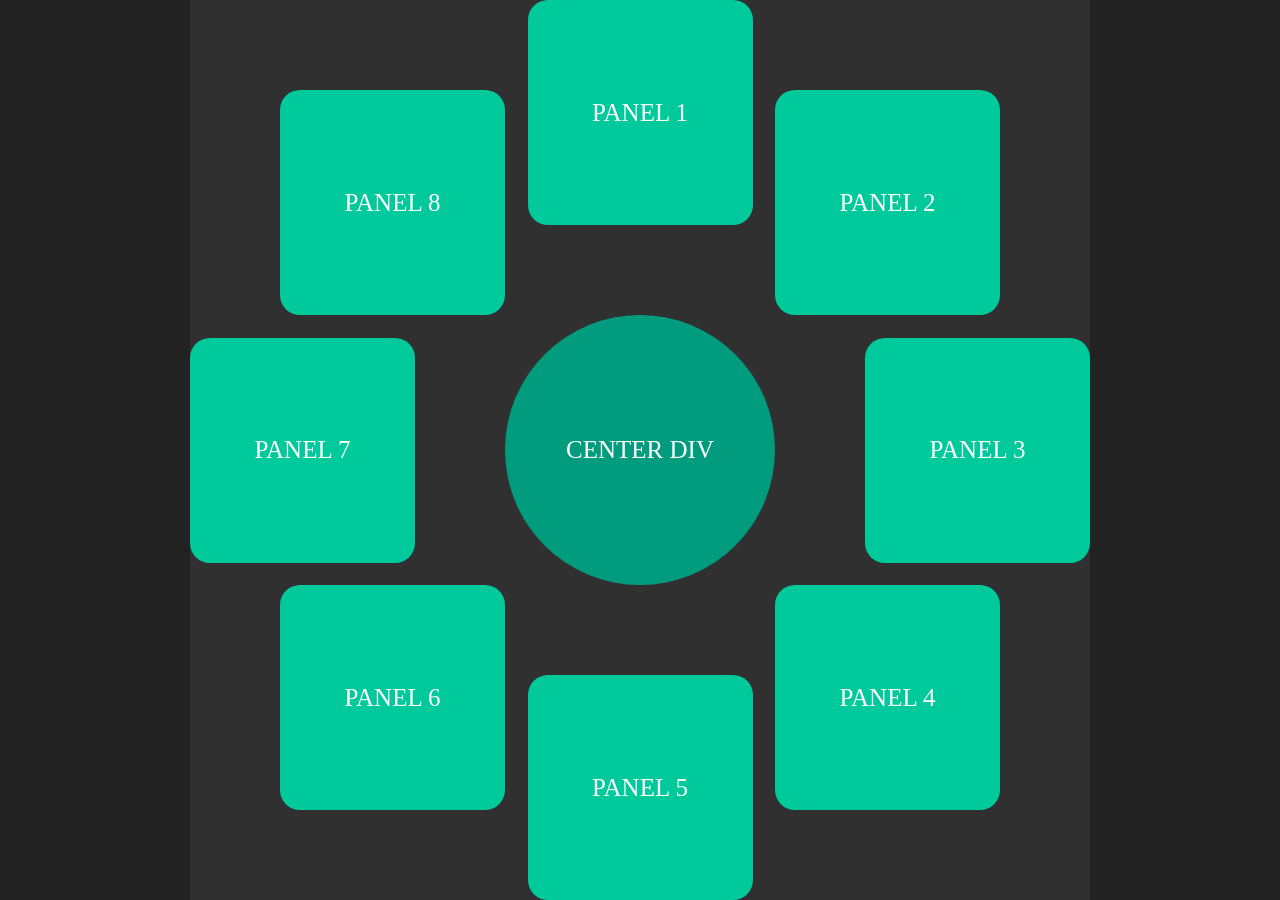
<file: day1/index.html>
<!DOCTYPE html>
<html lang="en">
<head>
    <meta charset="UTF-8">
    <meta name="viewport" content="width=device-width, initial-scale=1.0">
    <title>Document</title>
    <link rel="stylesheet" href="./style.css">
</head>
<body>
    <div class="ss1">

    <div class="ss2">PANEL 1</div>
    <div class="ss3">PANEL 2</div>
    <div class="ss4">PANEL 3</div>
    <div class="ss5">PANEL 4</div>
    <div class="ss6">PANEL 5</div>
    <div class="ss7">PANEL 6</div>
    <div class="ss8">PANEL 7</div>
    <div class="ss9">PANEL 8</div>

    <div class="box">CENTER DIV</div>

</div>
</body>
</html>
</file>
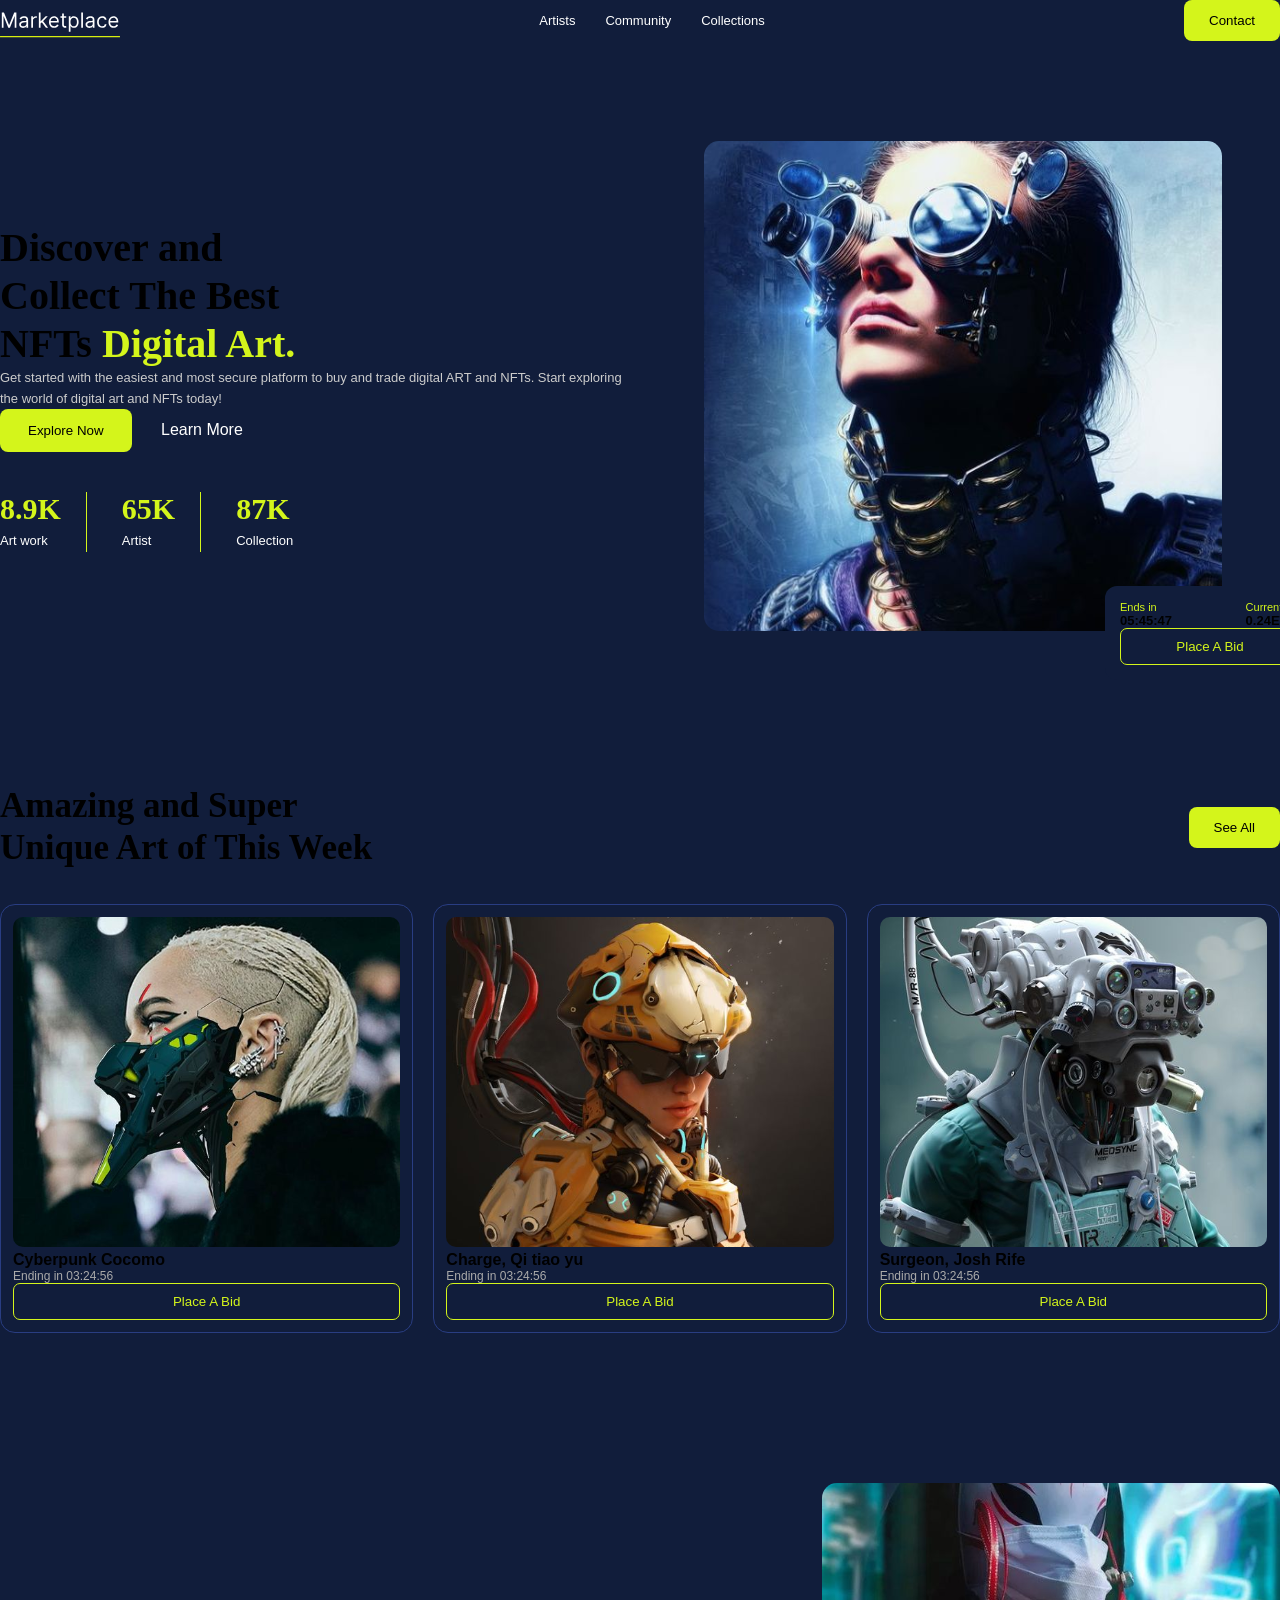
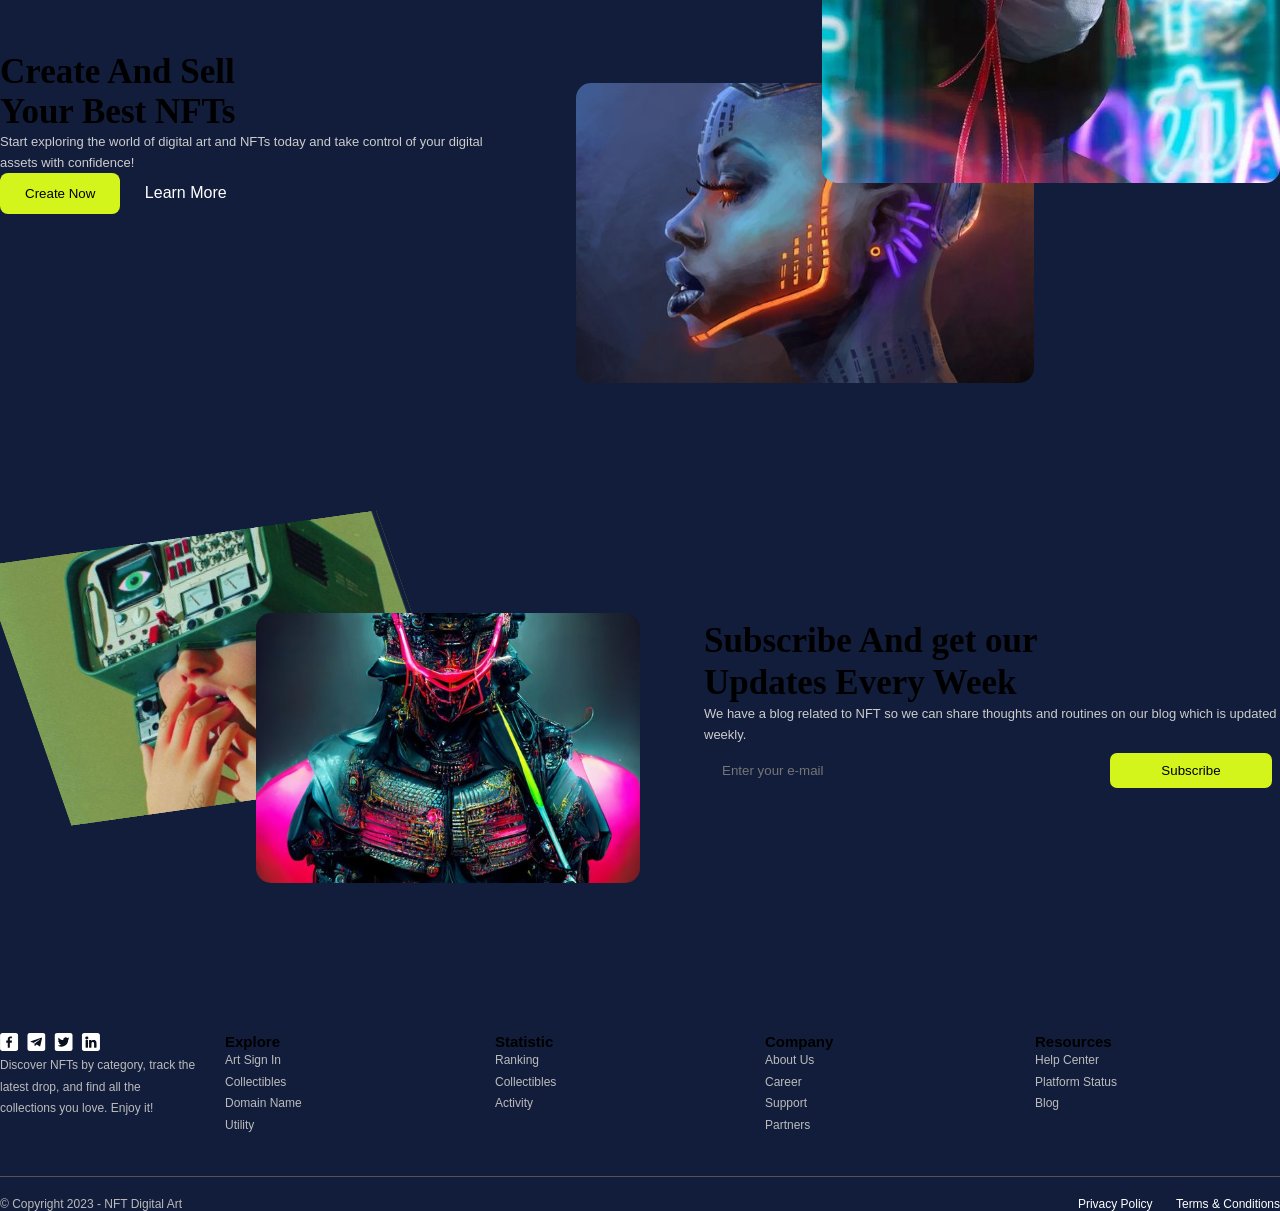
<file: day1/home work/index.html>
<!DOCTYPE html>
<html lang="en">
<head>
    <meta charset="UTF-8">
    <meta name="viewport" content="width=device-width, initial-scale=1.0">
    <title>Document</title>
    <link rel="stylesheet" href="./style.css">
</head>
<body>
    <header class="ss2">
    <img src="./logo.svg" class="ss3" alt="Logo">

    <nav class="ss4">
        <a href="#">Artists</a>
        <a href="#">Community</a>
        <a href="#">Collections</a>
    </nav>

    <button class="ss5">Contact</button>
</header>

<section class="ss6">

    <div class="ss7">
        <h1>
            Discover and<br>
            Collect The Best<br>
            NFTs <span>Digital Art.</span>
        </h1>

        <p>
            Get started with the easiest and most secure platform
            to buy and trade digital ART and NFTs. Start exploring
            the world of digital art and NFTs today!
        </p>

        <button class="ss8">Explore Now</button>
        <a href="#" class="ss9">Learn More</a>

        <div class="ss10">
            <div>
                <h2>8.9K</h2>
                <p>Art work</p>
            </div>
            <div>
                <h2>65K</h2>
                <p>Artist</p>
            </div>
            <div>
                <h2>87K</h2>
                <p>Collection</p>
            </div>
        </div>
    </div>

    <div class="ss11">
        <img src="./s1.svg" alt="NFT Art">

        <div class="ss12">
            <div class="ss30">
                <div>
                    <p>Ends in</p>
                    <h3>05:45:47</h3>
                </div>
                <div>
                    <p>Current bid</p>
                    <h3>0.24ETH</h3>
                </div>
            </div>
            <button>Place A Bid</button>
        </div>
    </div>

</section>

<section class="ss13">

    <div class="ss14">
        <h1>
            <span>Amazing</span> and Super<br>
            Unique Art of This <span>Week</span>
        </h1>
        <button>See All</button>
    </div>

    <div class="ss15">

        <div class="ss16">
            <img src="./s2.svg" alt="NFT 1">
            <h3>Cyberpunk Cocomo</h3>
            <p>Ending in 03:24:56</p>
            <button>Place A Bid</button>
        </div>

        <div class="ss16">
            <img src="./s3.svg" alt="NFT 2">
            <h3>Charge, Qi tiao yu</h3>
            <p>Ending in 03:24:56</p>
            <button>Place A Bid</button>
        </div>

        <div class="ss16">
            <img src="./s4.svg" alt="NFT 3">
            <h3>Surgeon, Josh Rife</h3>
            <p>Ending in 03:24:56</p>
            <button>Place A Bid</button>
        </div>

    </div>
</section>

<section class="ss17">

    <div class="ss18">
        <h1>
            Create And Sell<br>
            Your <span>Best NFTs</span>
        </h1>

        <p>
            Start exploring the world of digital art and NFTs today
            and take control of your digital assets with confidence!
        </p>

        <button>Create Now</button>
        <a href="#">Learn More</a>
    </div>

    <div class="ss19">
        <img src="./s5.svg" class="ss20" alt="NFT Photo">
        <img src="./s6.svg" class="ss21" alt="NFT Photo">
    </div>

</section>

<section class="ss22">

    <div class="ss23">
        <img src="./s7.svg" class="ss24" alt="NFT Photo">
        <img src="./s8.svg" class="ss25" alt="NFT Photo">
    </div>

    <div class="ss26">
        <h1>
            Subscribe And <span>get our</span><br>
            <span>Updates</span> Every Week
        </h1>

        <p>
            We have a blog related to NFT so we can share thoughts
            and routines on our blog which is updated weekly.
        </p>

        <div class="ss27">
            <input type="email" placeholder="Enter your e-mail">
            <button>Subscribe</button>
        </div>
    </div>

</section>

<footer class="ss28">

    <div class="ss29">
        <img src="./s9.svg" alt="Logo">
        <p>
            Discover NFTs by category, track the latest drop,
            and find all the collections you love. Enjoy it!
        </p>
    </div>

    <div>
        <h3>Explore</h3>
        <p>Art Sign In</p>
        <p>Collectibles</p>
        <p>Domain Name</p>
        <p>Utility</p>
    </div>

    <div>
        <h3>Statistic</h3>
        <p>Ranking</p>
        <p>Collectibles</p>
        <p>Activity</p>
    </div>

    <div>
        <h3>Company</h3>
        <p>About Us</p>
        <p>Career</p>
        <p>Support</p>
        <p>Partners</p>
    </div>

    <div>
        <h3>Resources</h3>
        <p>Help Center</p>
        <p>Platform Status</p>
        <p>Blog</p>
    </div>

</footer>

<div class="ss31">
    <p>© Copyright 2023 - NFT Digital Art</p>
    <div>
        <a href="#">Privacy Policy</a>
        <a href="#">Terms & Conditions</a>
    </div>
</div>
</body>
</html>
</file>
<file: day1/style.css>
* {
    margin: 0;
    padding: 0;
    box-sizing: border-box;
}
body {
    background-color: #222;
    display: flex;
    justify-content: center;
    align-items: center;
    min-height: 100vh;
}
.ss1 {
    width: 900px;
    height: 900px;
    background-color: #303030;
    position: relative;
}
.ss2, .ss3, .ss4, .ss5,
.ss6, .ss7, .ss8, .ss9 {
    width: 25%;
    height: 25%;
    background-color: #00c99b;
    border-radius: 20px;
    display: flex;
    justify-content: center;
    align-items: center;
    color: white;
    font-size: 25px;
    position: absolute;
}
.ss2 {
    top: 0;
    left: 37.5%;
}
.ss3 {
    top: 10%;
    right: 10%;
}
.ss4 {
    top: 37.5%;
    right: 0;
}
.ss5 {
    bottom: 10%;
    right: 10%;
}
.ss6 {
    bottom: 0;
    left: 37.5%;
}
.ss7 {
    bottom: 10%;
    left: 10%;
}
.ss8 {
    top: 37.5%;
    left: 0;
}
.ss9 {
    top: 10%;
    left: 10%;
}
.box {
    width: 30%;
    height: 30%;
    background-color: #009c7d;
    border-radius: 50%;
    position: absolute;
    top: 35%;
    left: 35%;
    display: flex;
    justify-content: center;
    align-items: center;
    color: white;
    font-size: 25px;
}
</file>
<file: day1/home work/style.css>
*{
    margin: 0;
    padding: 0;
}
html {
    margin: 0;
    padding: 0;
    width: 100%;
    min-height: 100%;
    overflow-x: hidden;
    overflow-y: auto;
    scroll-behavior: smooth;
    background: white;
}

body {
    margin: 0;
    padding: 0;
    width: 100%;
    min-height: 100vh;
    overflow-x: hidden;
    background: #111d3b;
    font-family: Arial, sans-serif;
}

.ss1 {
    width: 90%;
    max-width: 1250px;
    min-height: 100vh;
    margin: 30px auto;
    padding: 40px 5%;
    box-sizing: border-box;
    background: #1e1e1e;
    color: white;
    overflow: hidden;
}

.ss2 {
    display: flex;
    align-items: center;
    justify-content: space-between;
}

.ss3 {
    width: 120px;
    height: auto;
    object-fit: contain;
}

.ss4 {
    display: flex;
    gap: 30px;
}

.ss4 a {
    color: white;
    text-decoration: none;
    font-size: 13px;
}

.ss5 {
    background: #d4f51b;
    border: none;
    padding: 13px 25px;
    border-radius: 8px;
    cursor: pointer;
}

.ss6 {
    display: flex;
    justify-content: space-between;
    align-items: center;
    gap: 40px;
    margin-top: 100px;
}

.ss7 {
    width: 50%;
}

.ss7 h1 {
    font-family: Georgia, serif;
    font-size: 40px;
    line-height: 1.2;
}

.ss7 span {
    color: #d4f51b;
}

.ss7 p {
    color: #ccc;
    line-height: 1.6;
    font-size: 13px;
}

.ss8 {
    background: #d4f51b;
    border: none;
    padding: 14px 28px;
    border-radius: 8px;
    cursor: pointer;
}

.ss9 {
    color: white;
    margin-left: 25px;
    text-decoration: none;
}

.ss10 {
    display: flex;
    gap: 35px;
    margin-top: 40px;
}

.ss10 div {
    border-right: 1px solid #d4f51b;
    padding-right: 25px;
}

.ss10 div:last-child {
    border: none;
}

.ss10 h2 {
    color: #d4f51b;
    font-family: Georgia, serif;
    font-size: 30px;
    margin-bottom: 5px;
}

.ss10 p {
    color: white;
}

.ss11 {
    width: 45%;
    position: relative;
}

.ss11 img {
    width: 90%;
    height: 490px;
    object-fit: cover;
    border-radius: 15px;
}

.ss12 {
    position: absolute;
    right: -35px;
    bottom: -45px;
    width: 210px;
    padding: 15px;
    box-sizing: border-box;
    background: #111d3b;
    border-radius: 12px;
}

.ss30 {
    display: flex;
    justify-content: space-between;
    gap: 10px;
}

.ss30 p {
    color: #d4f51b;
    font-size: 11px;
}

.ss30 h3 {
    font-size: 13px;
}

.ss12 button {
    width: 100%;
    background: transparent;
    border: 1px solid #d4f51b;
    color: #d4f51b;
    padding: 10px;
    border-radius: 7px;
    cursor: pointer;
}

.ss13 {
    margin-top: 150px;
}

.ss14 {
    display: flex;
    justify-content: space-between;
    align-items: center;
}

.ss14 h1 {
    font-family: Georgia, serif;
    font-size: 35px;
    line-height: 1.2;
}

.ss14 button {
    background: #d4f51b;
    border: none;
    padding: 13px 25px;
    border-radius: 8px;
    cursor: pointer;
}

.ss15 {
    display: flex;
    gap: 20px;
    margin-top: 35px;
}

.ss16 {
    width: 33.33%;
    padding: 12px;
    box-sizing: border-box;
    background: #111d3b;
    border: 1px solid #293d82;
    border-radius: 15px;
}

.ss16 img {
    width: 100%;
    height: 330px;
    object-fit: cover;
    border-radius: 10px;
}

.ss16 h3 {
    font-size: 16px;
}

.ss16 p {
    color: #aaa;
    font-size: 12px;
}

.ss16 button {
    width: 100%;
    background: transparent;
    border: 1px solid #d4f51b;
    color: #d4f51b;
    padding: 10px;
    border-radius: 7px;
}

.ss17 {
    display: flex;
    justify-content: space-between;
    align-items: center;
    gap: 30px;
    margin-top: 150px;
}

.ss18 {
    width: 40%;
}

.ss18 h1 {
    font-family: Georgia, serif;
    font-size: 35px;
}

.ss18 p {
    color: #ccc;
    line-height: 1.6;
    font-size: 13px;
}

.ss18 button {
    background: #d4f51b;
    border: none;
    padding: 13px 25px;
    border-radius: 8px;
    cursor: pointer;
}

.ss18 a {
    color: white;
    text-decoration: none;
    margin-left: 20px;
}

.ss19 {
    width: 55%;
    height: 500px;
    position: relative;
}

.ss20 {
    width: 65%;
    height: 300px;
    object-fit: cover;
    border-radius: 15px;
    position: absolute;
    left: 0;
    bottom: 0;
    z-index: 1;
}

.ss21 {
    width: 65%;
    height: 300px;
    object-fit: cover;
    border-radius: 15px;
    position: absolute;
    right: 0;
    top: 0;
    z-index: 2;
}

.ss22 {
    display: flex;
    justify-content: space-between;
    align-items: center;
    gap: 30px;
    margin-top: 150px;
}

.ss23 {
    width: 50%;
    height: 350px;
    position: relative;
}

.ss24 {
    width: 70%;
    height: 270px;
    object-fit: cover;
    position: absolute;
    left: 0;
    top: 0;
    transform: rotate(-8deg);
    border-radius: 15px;
    z-index: 1;
}

.ss25 {
    width: 60%;
    height: 270px;
    object-fit: cover;
    position: absolute;
    right: 0;
    bottom: 0;
    border-radius: 15px;
    z-index: 2;
}

.ss26 {
    width: 45%;
}

.ss26 h1 {
    font-family: Georgia, serif;
    font-size: 35px;
    line-height: 1.2;
}

.ss26 p {
    color: #ccc;
    font-size: 13px;
    line-height: 1.6;
}

.ss27 {
    display: flex;
    background: #111d3b;
    padding: 8px;
    border-radius: 8px;
}

.ss27 input {
    width: 70%;
    background: transparent;
    border: none;
    outline: none;
    color: white;
    padding: 10px;
}

.ss27 button {
    width: 30%;
    background: #d4f51b;
    border: none;
    border-radius: 7px;
    cursor: pointer;
}

.ss28 {
    display: flex;
    justify-content: space-between;
    gap: 25px;
    margin-top: 150px;
    padding-bottom: 40px;
    border-bottom: 1px solid #555;
}

.ss28 div {
    flex: 1;
}

.ss28 img {
    width: 100px;
}

.ss28 h3 {
    font-size: 15px;
}

.ss28 p {
    color: #bbb;
    font-size: 12px;
    line-height: 1.8;
}

.ss29 {
    max-width: 200px;
}

.ss31 {
    display: flex;
    justify-content: space-between;
    align-items: center;
    padding-top: 20px;
    font-size: 12px;
    color: #bbb;
}

.ss31 a {
    color: white;
    text-decoration: none;
    margin-left: 20px;
}
</file>
